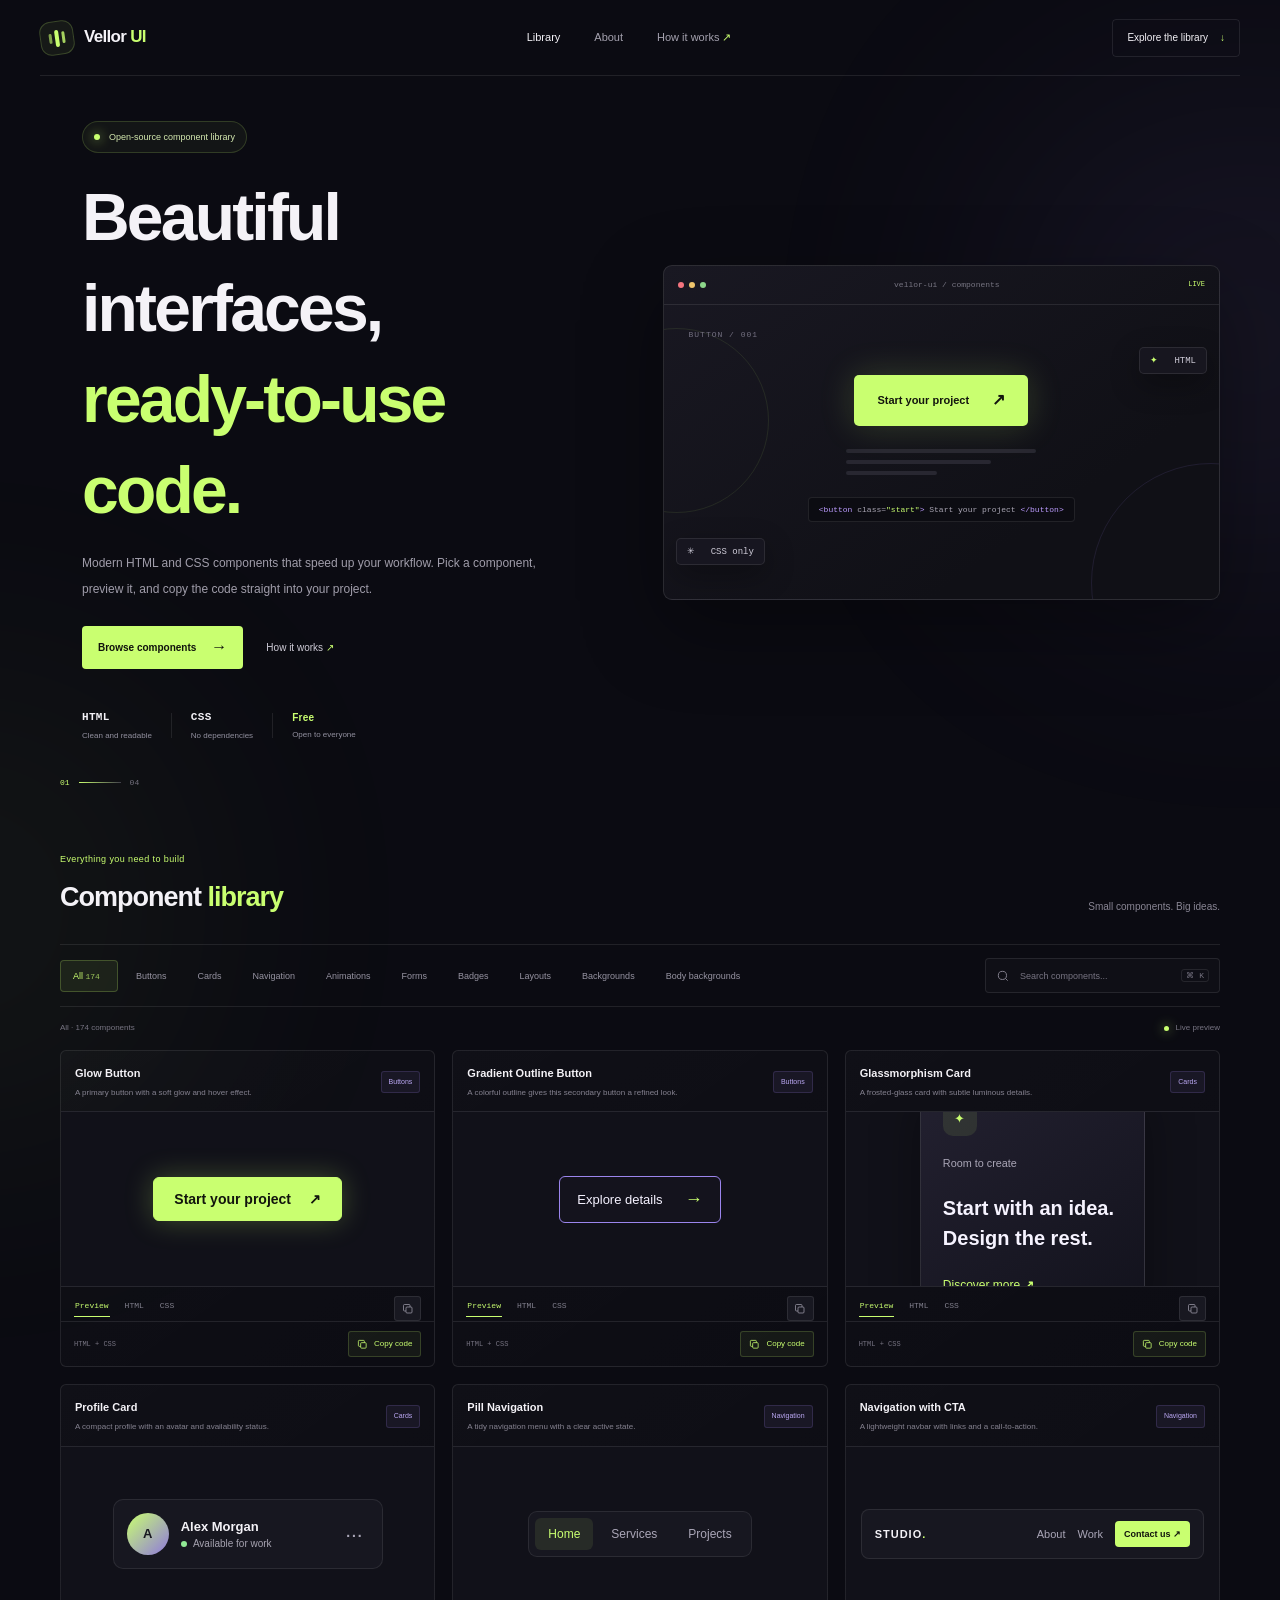
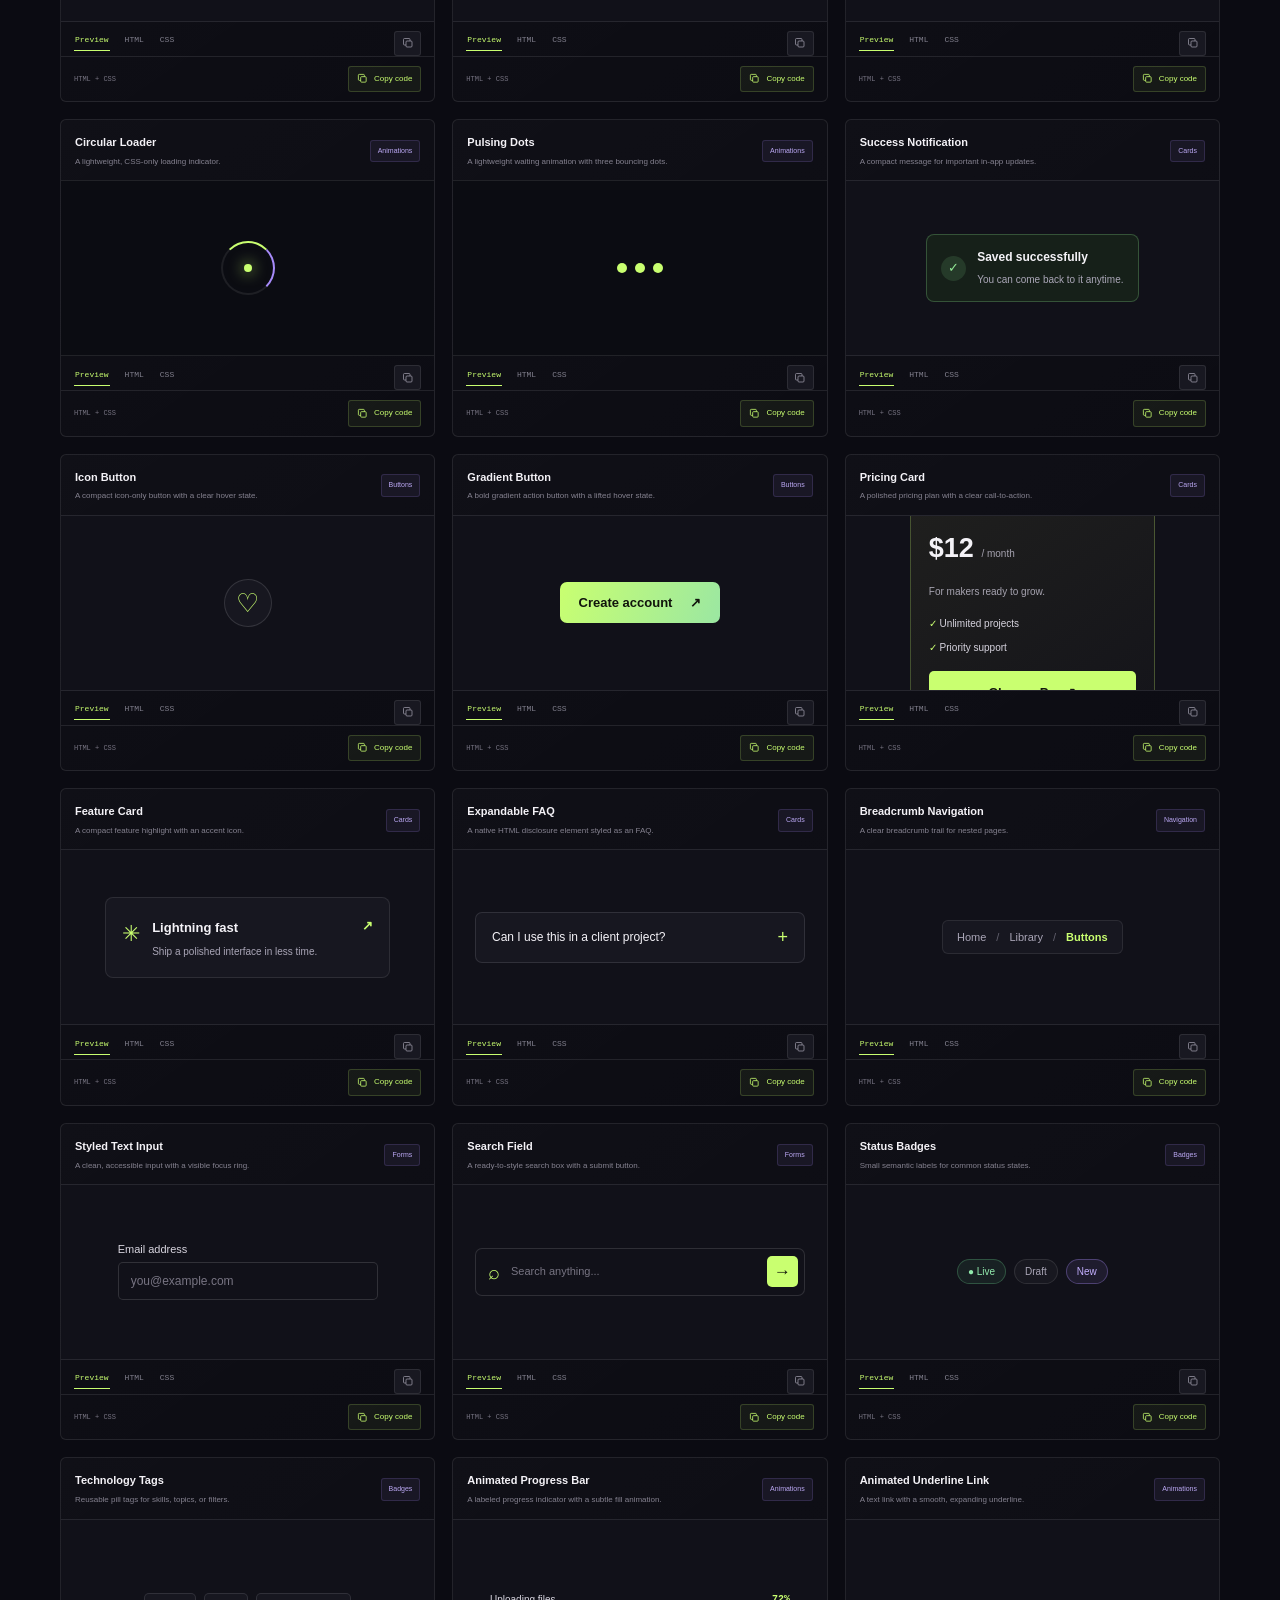
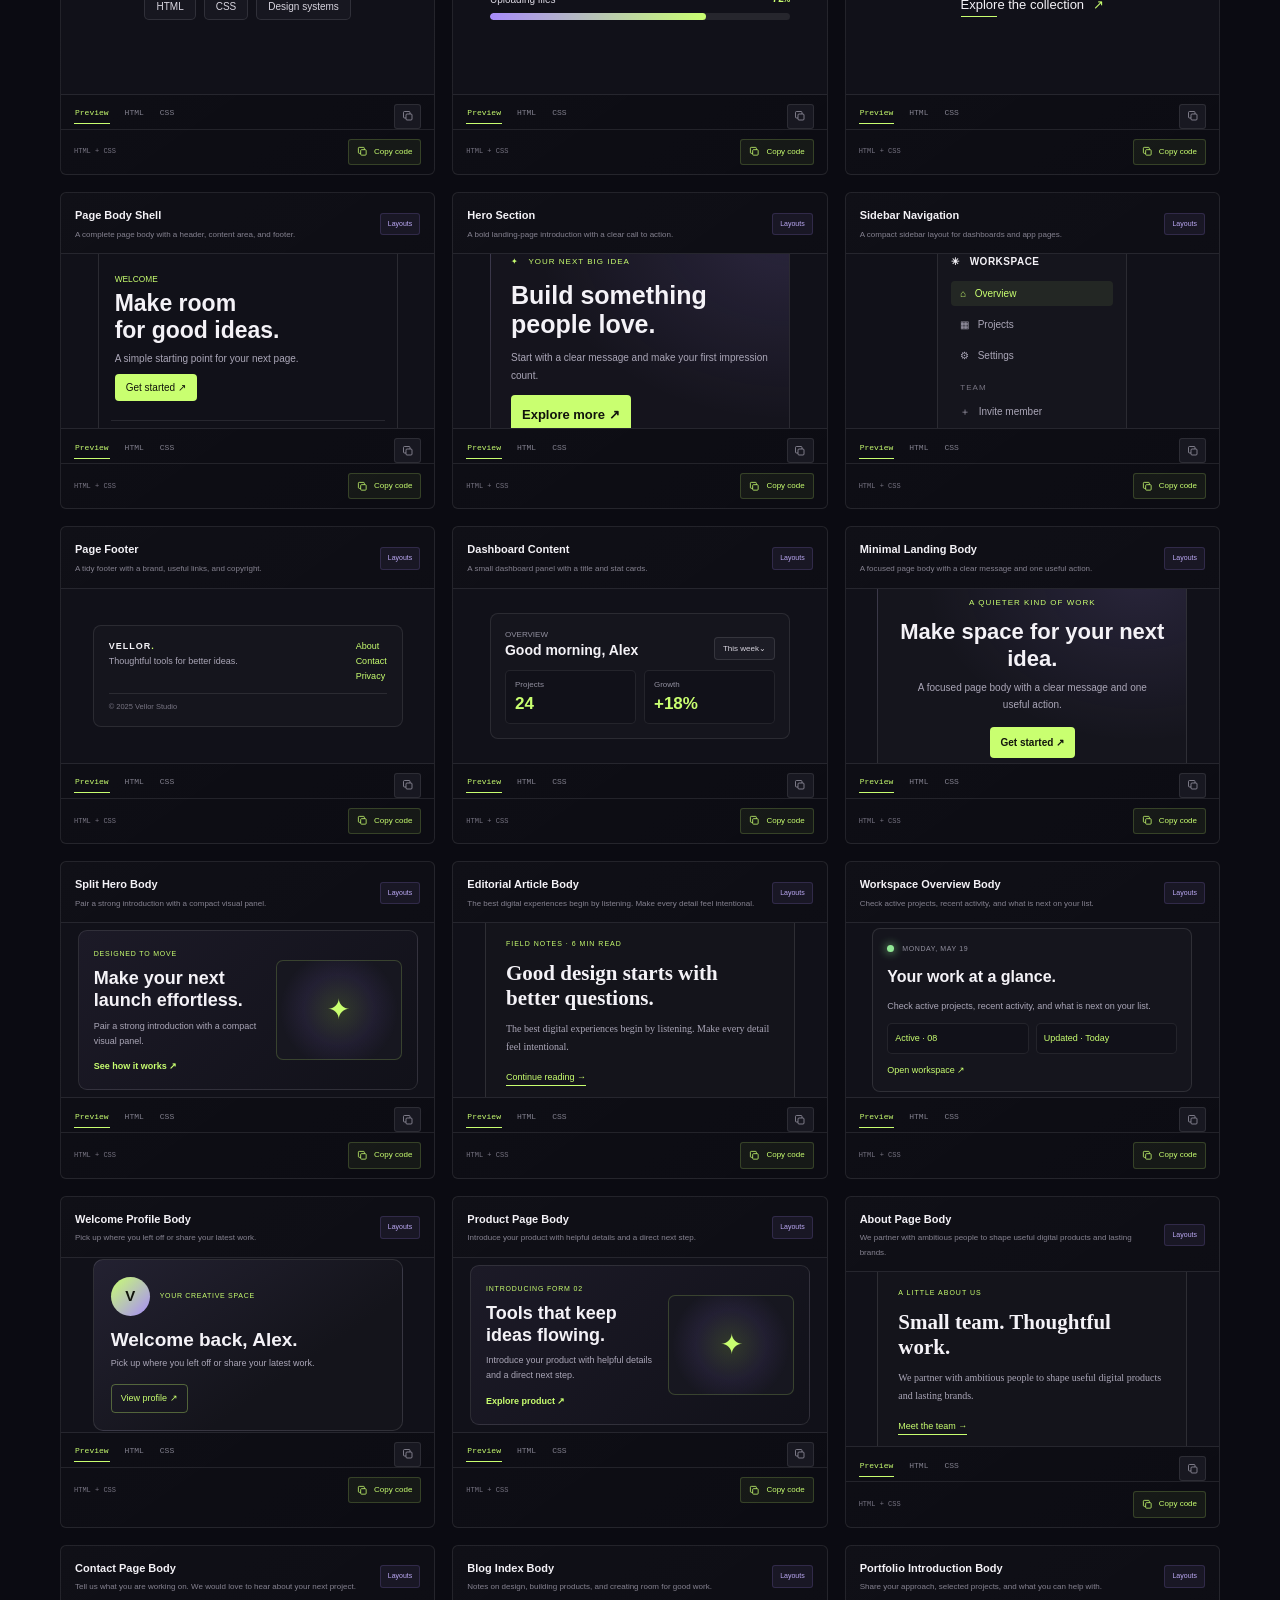
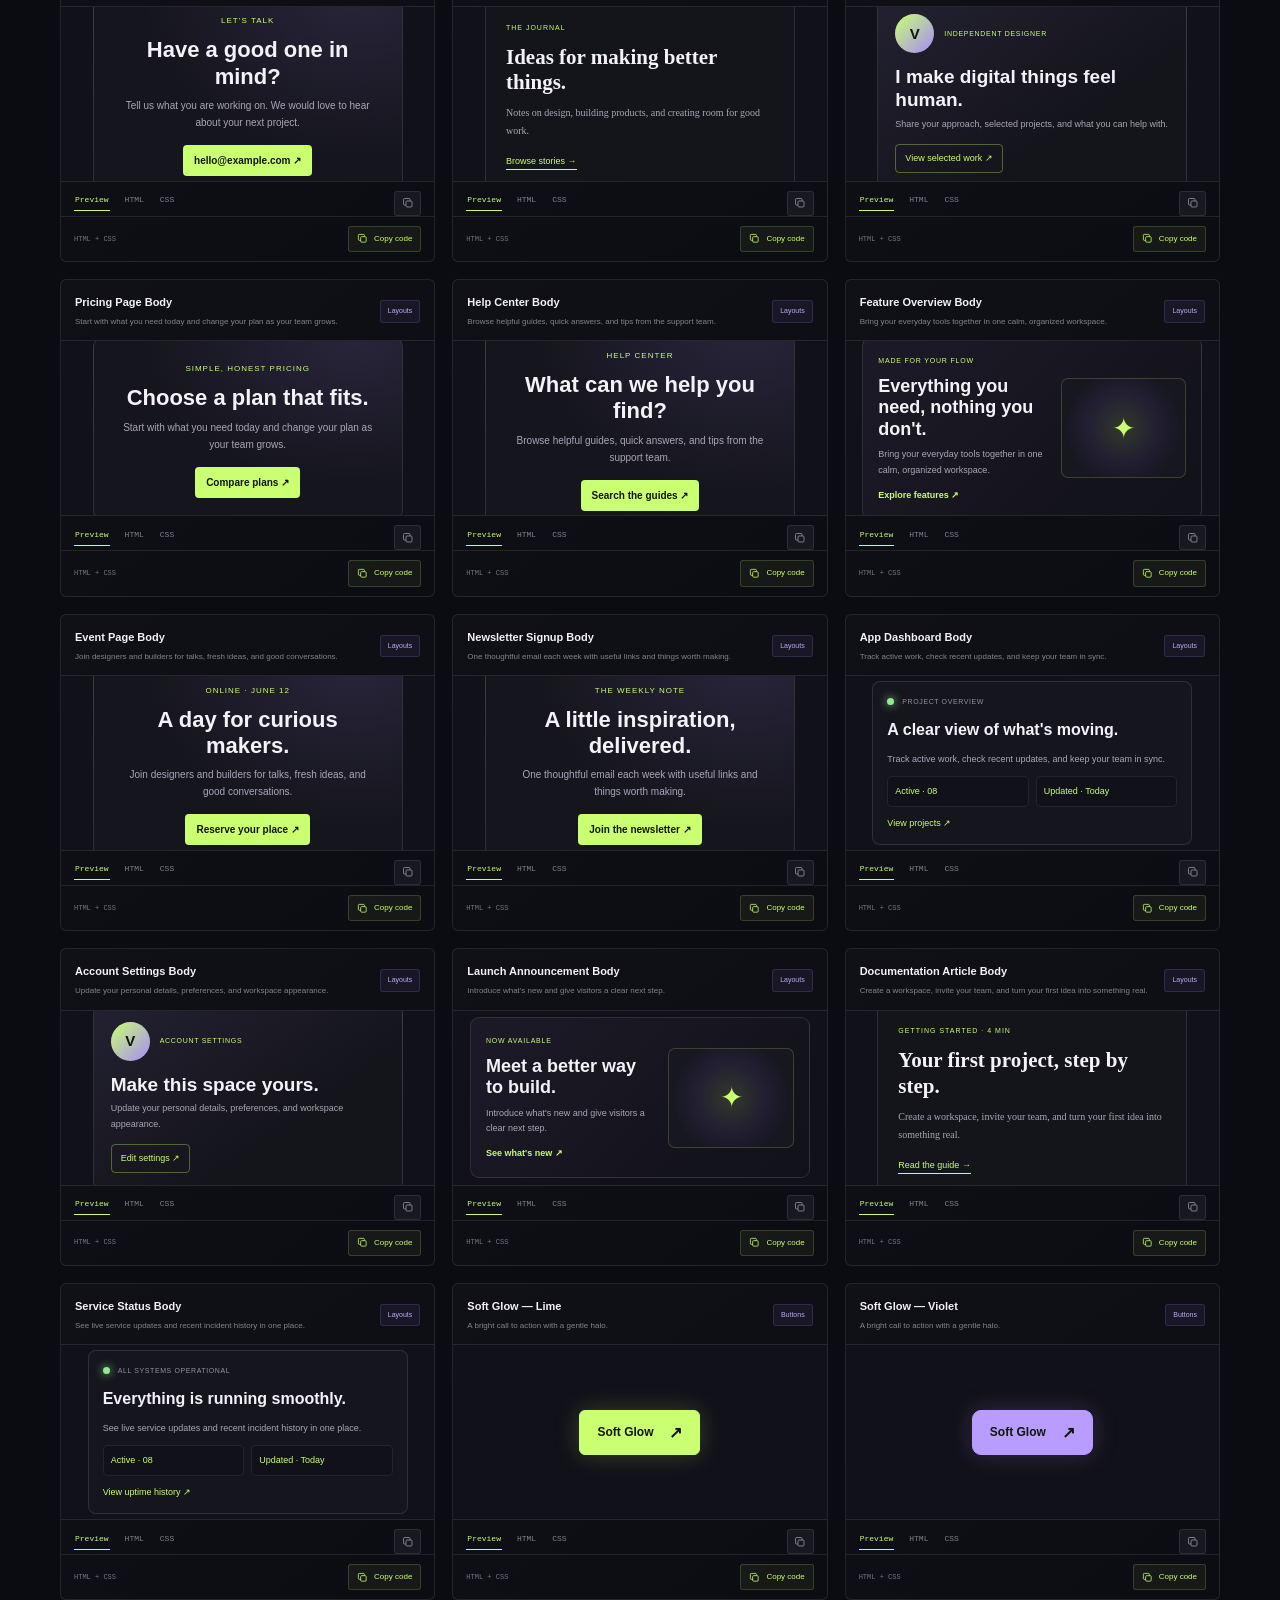
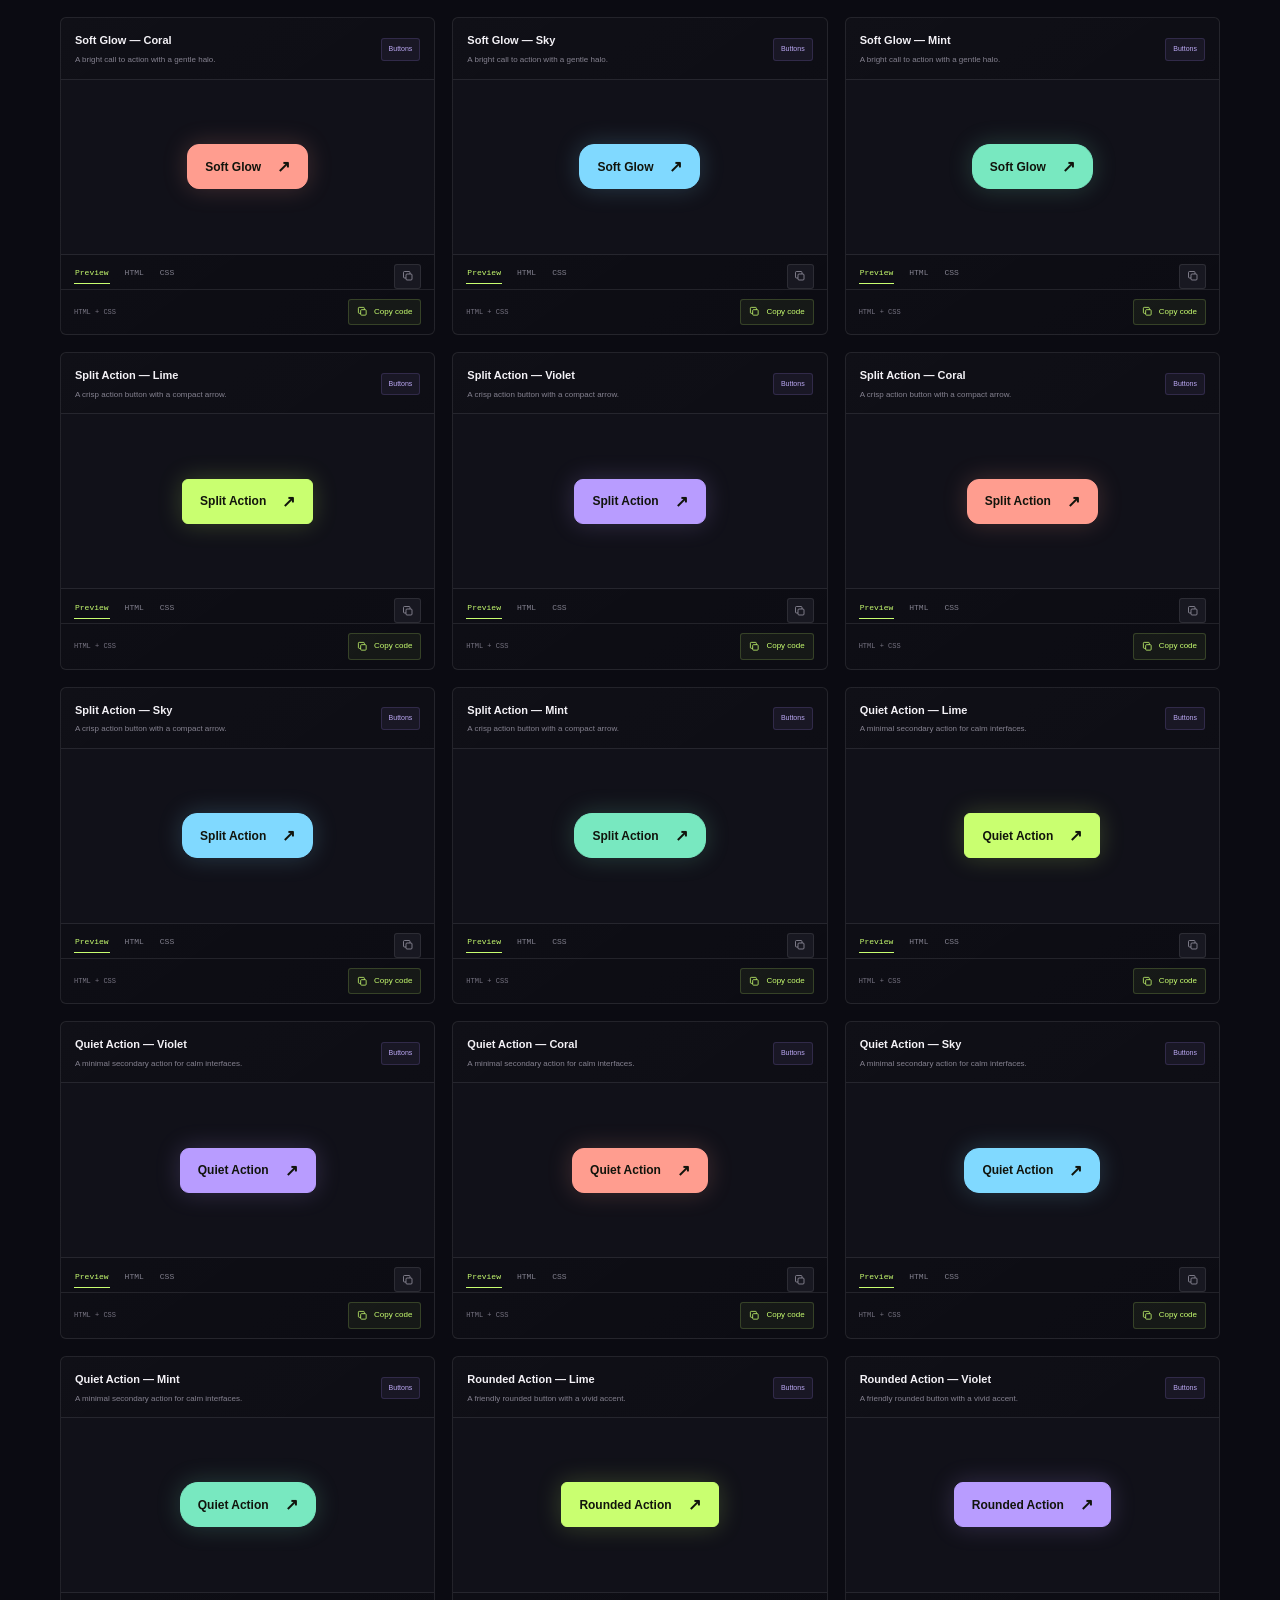
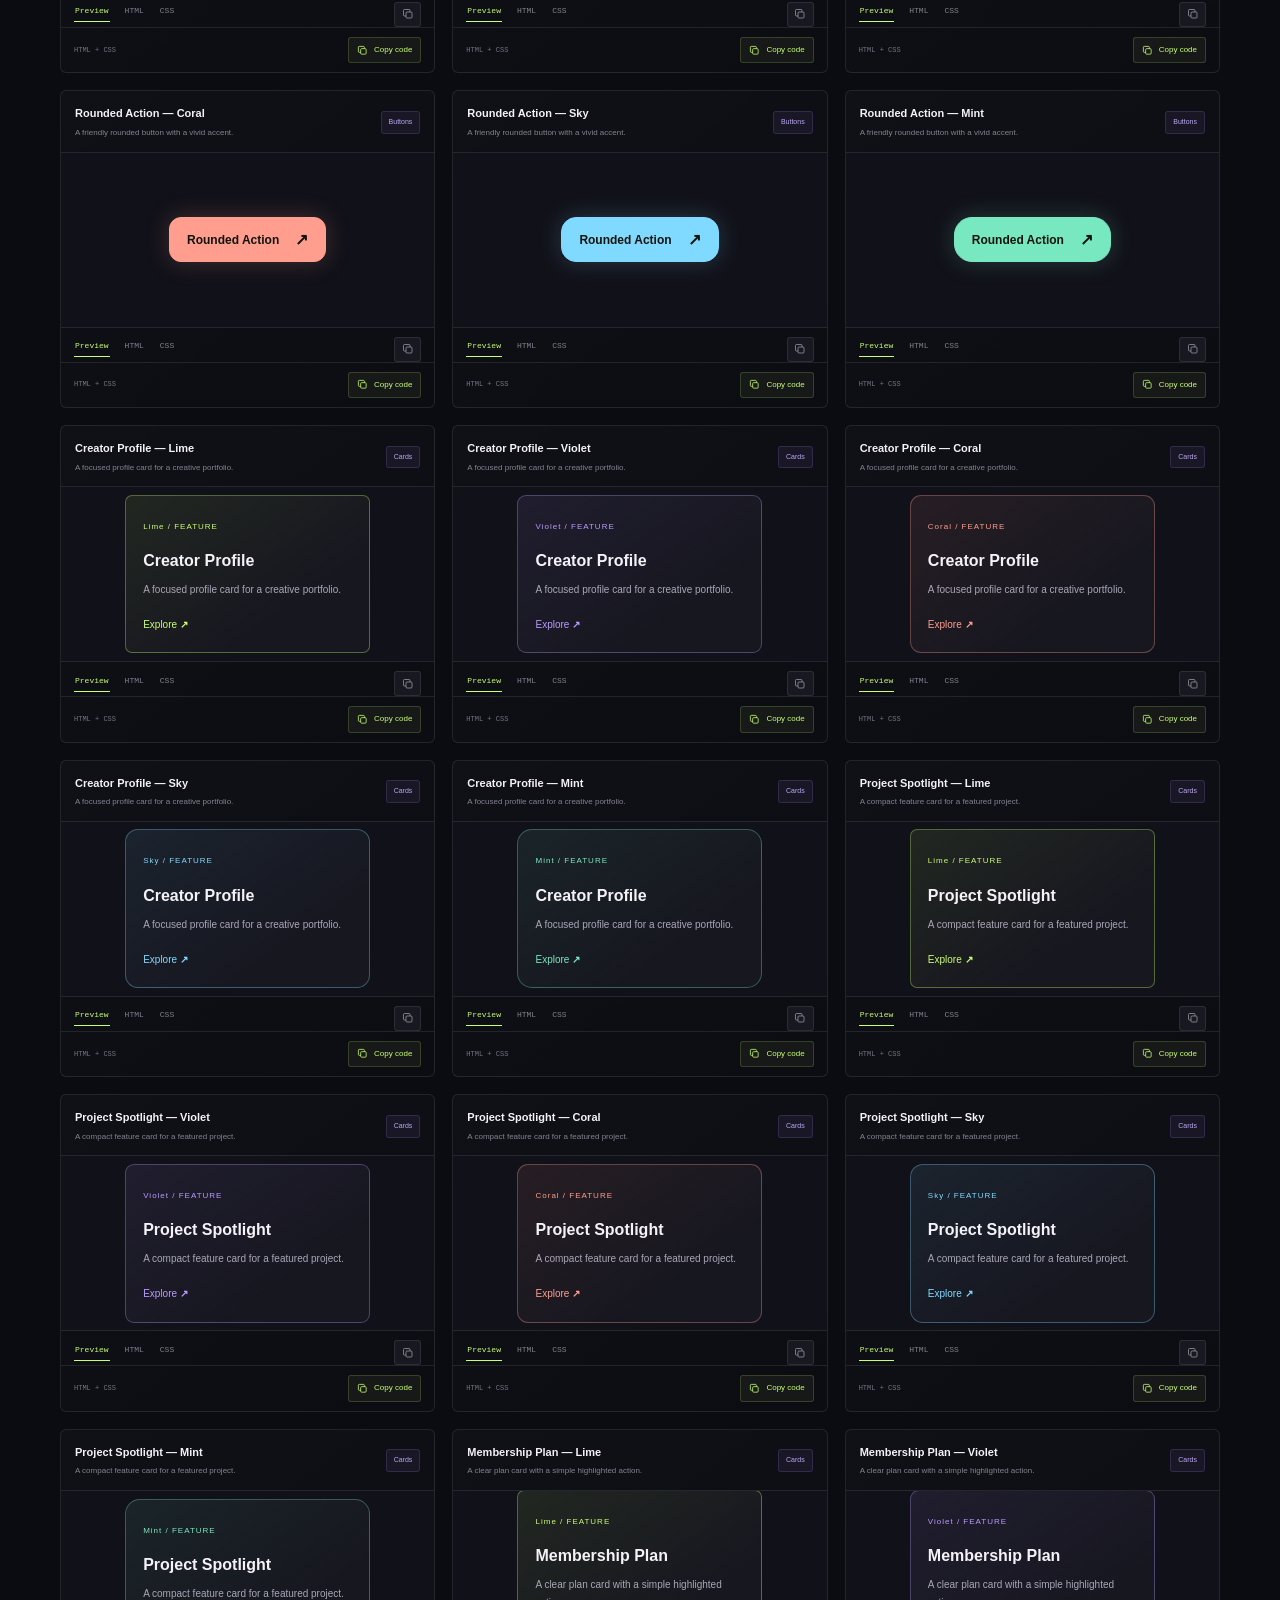
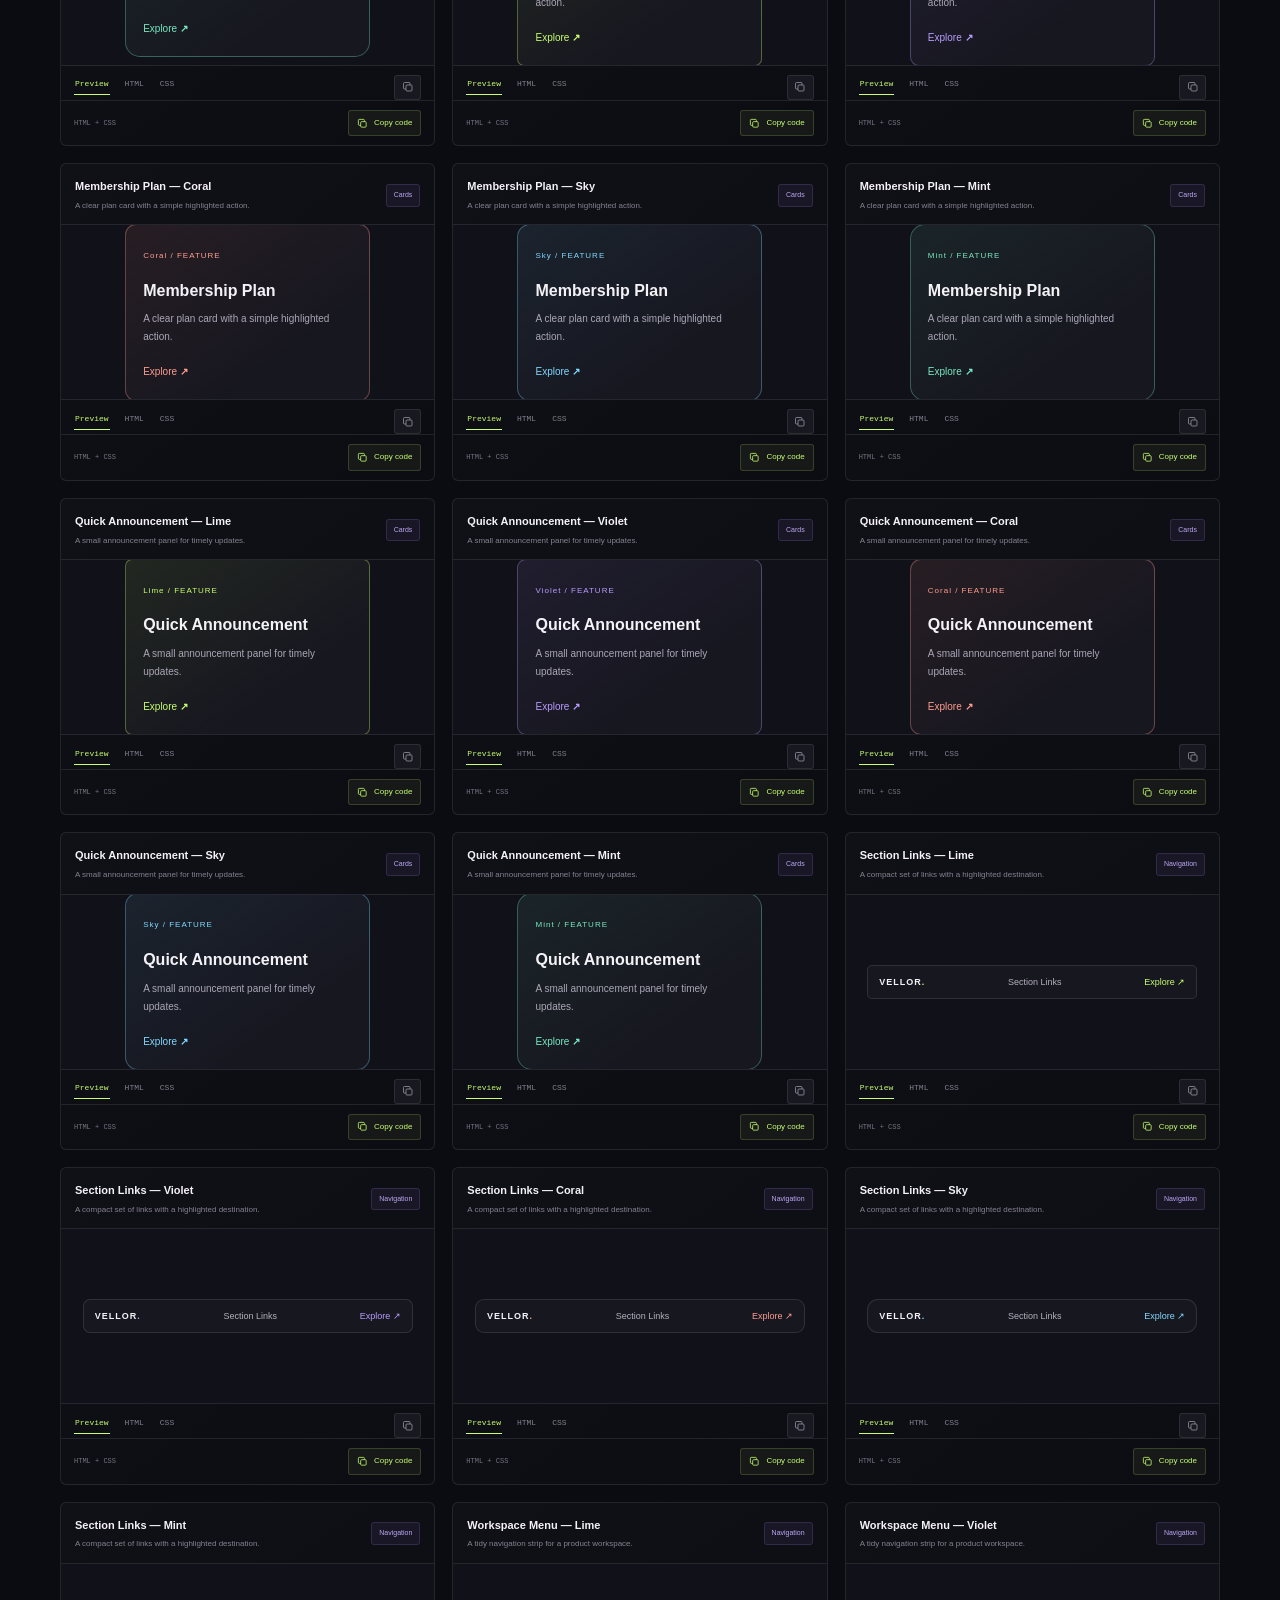
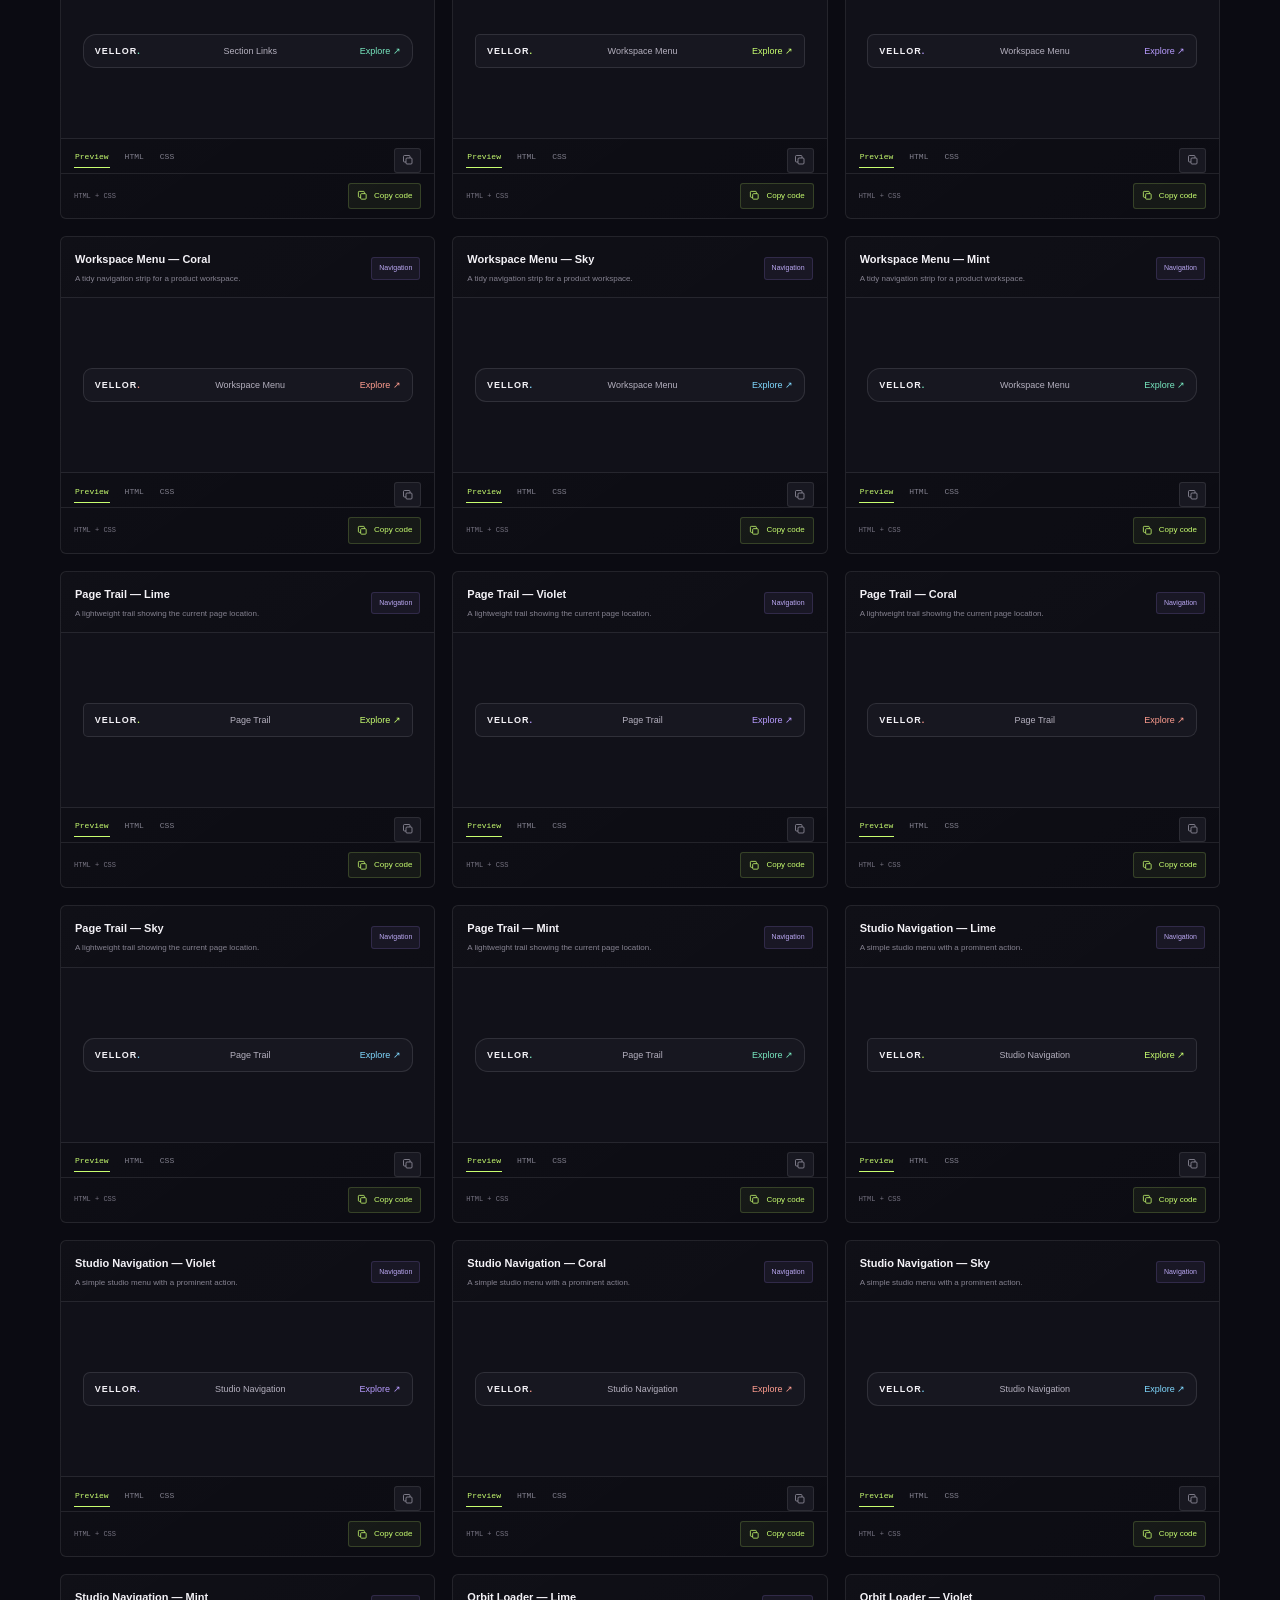
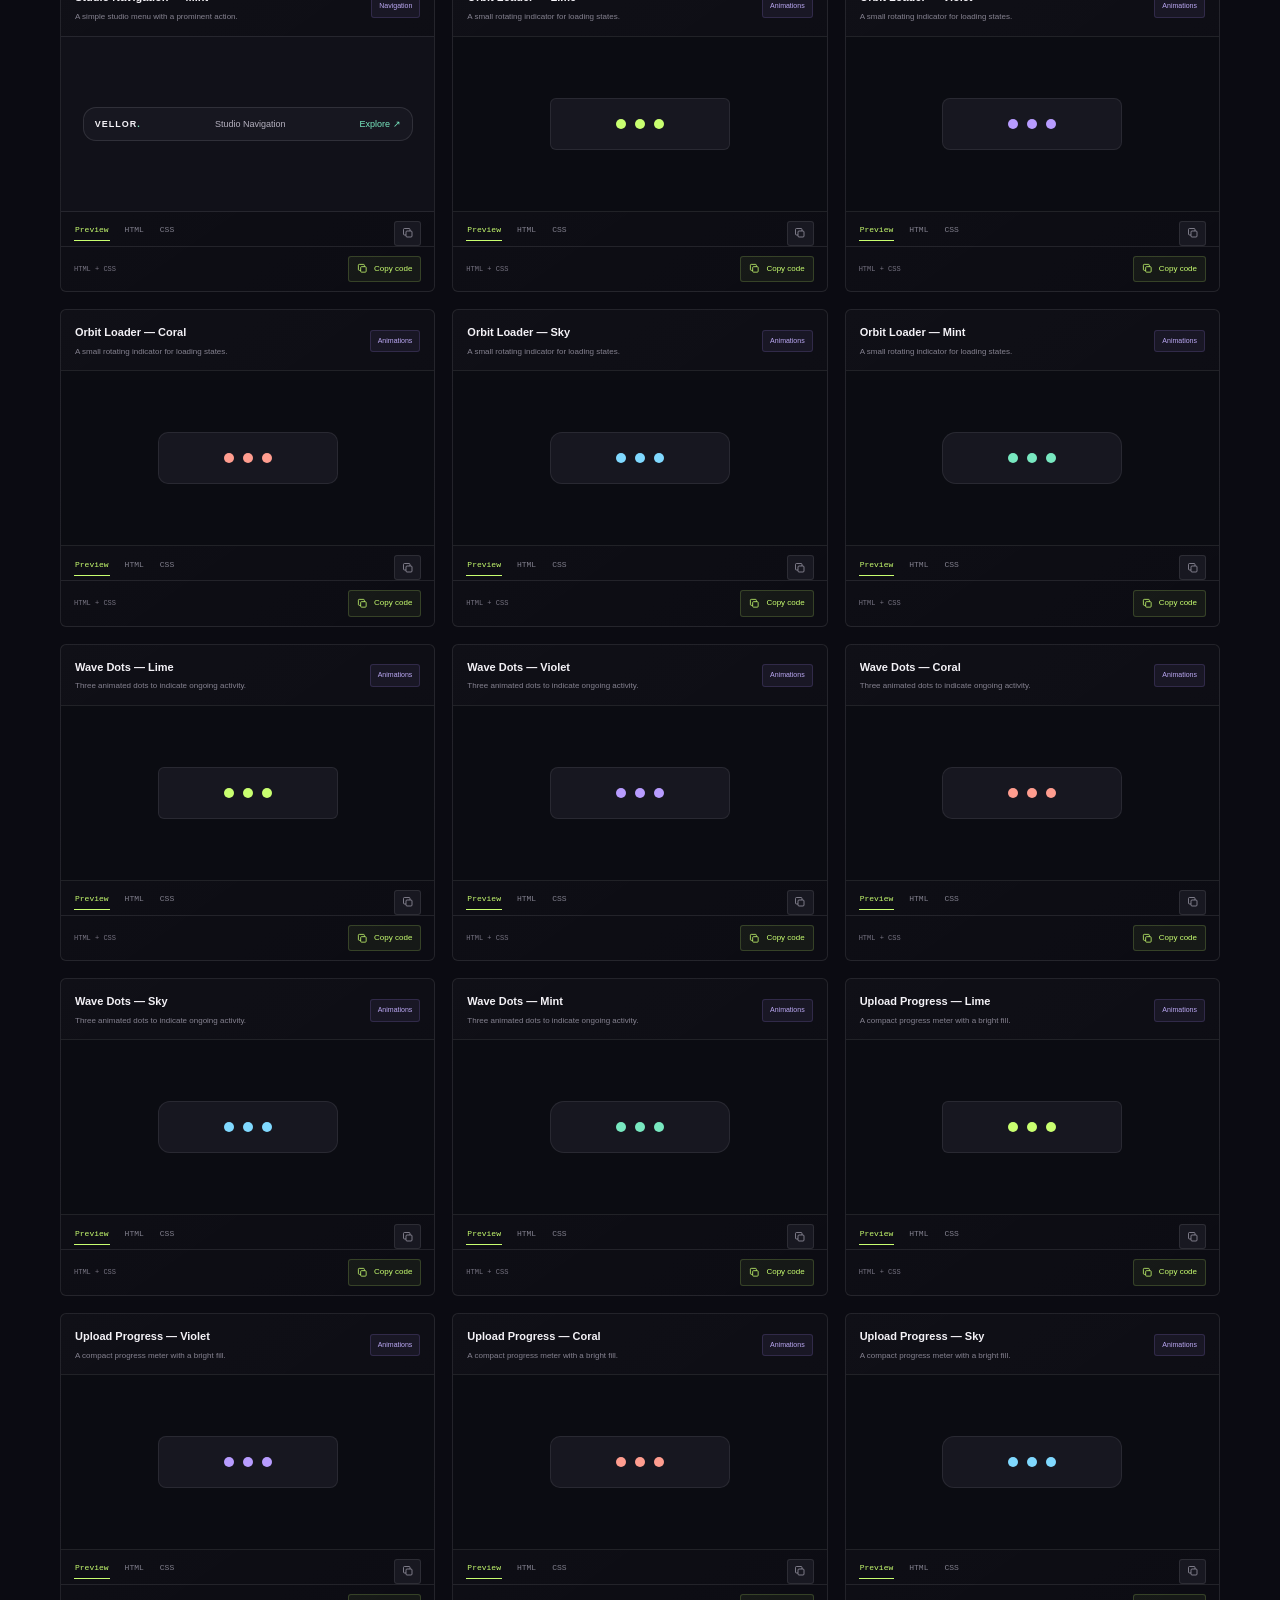
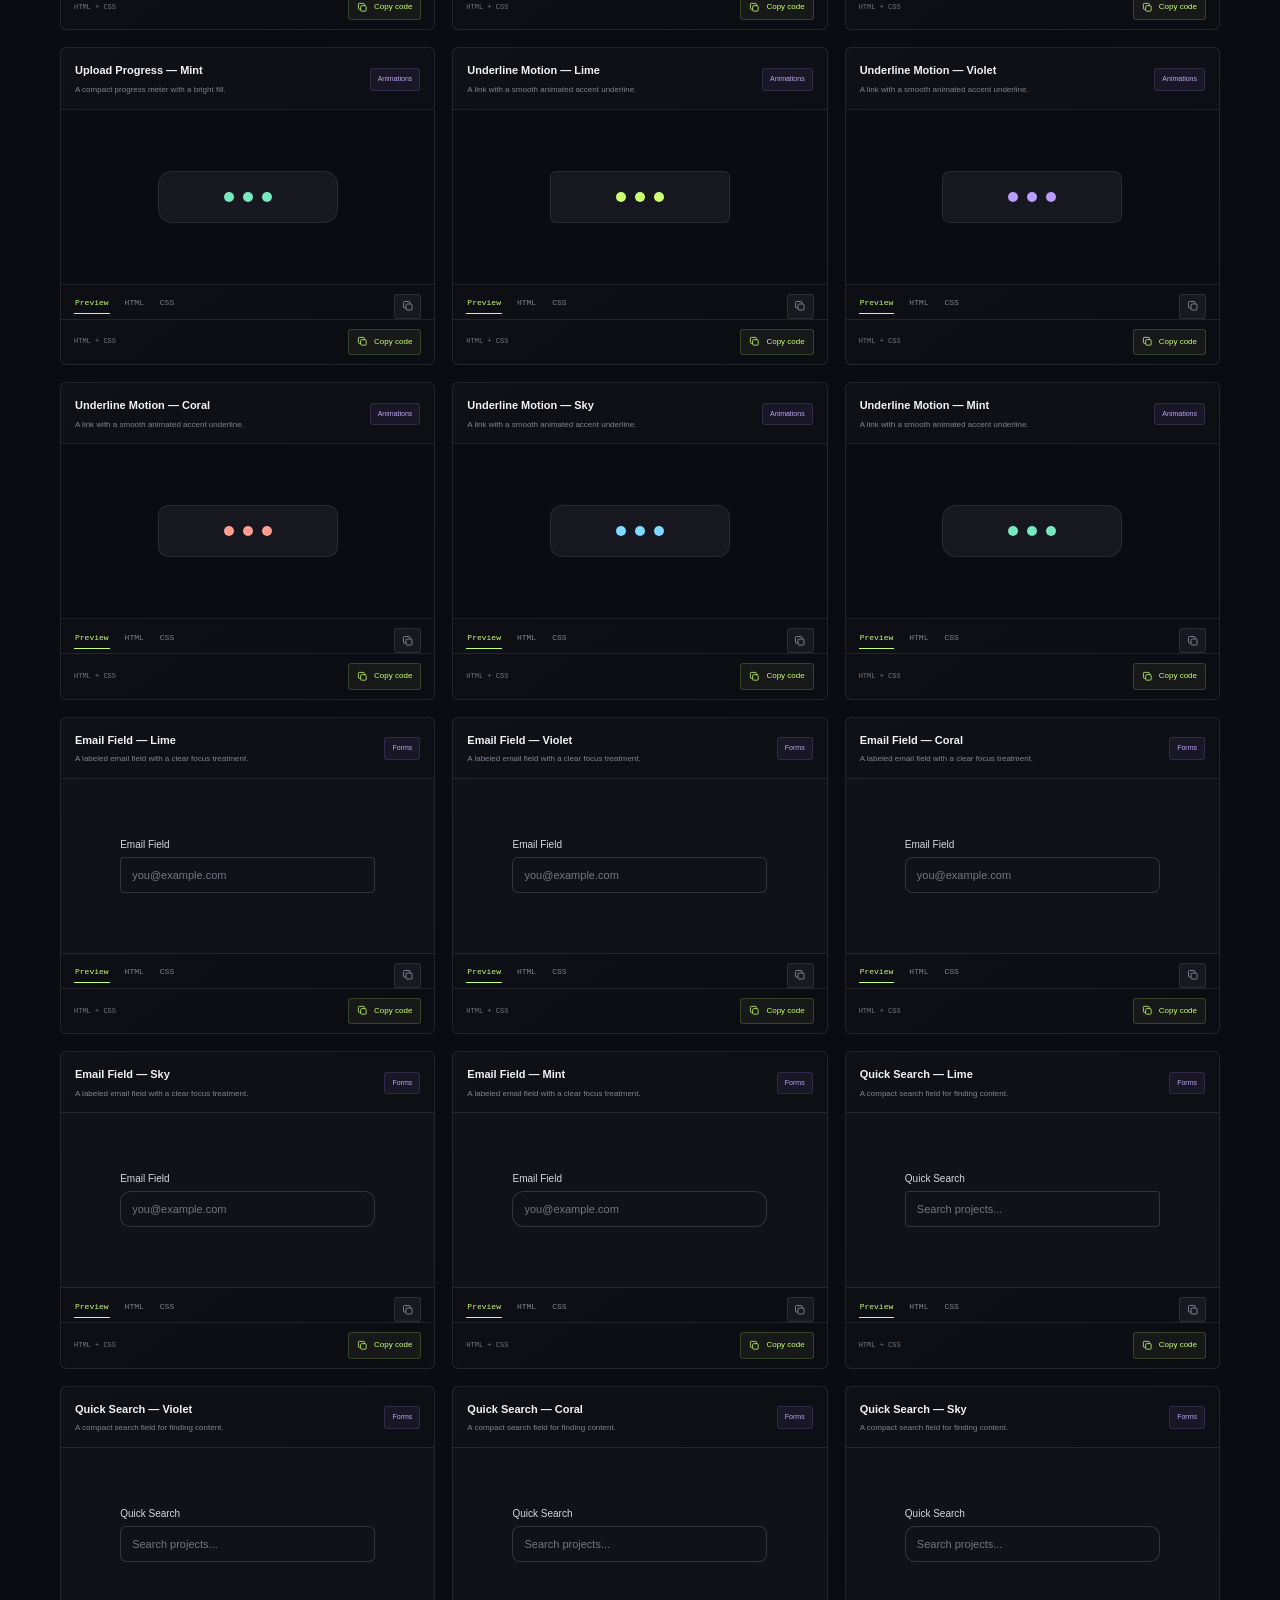
<file: index.html>
<!doctype html>
<html lang="en" dir="ltr">
<head>
  <meta charset="utf-8">
  <meta name="viewport" content="width=device-width, initial-scale=1">
  <meta name="theme-color" content="#0b0b12">
  <meta name="description" content="Vellor UI is an open-source library of free, modern HTML and CSS components. Browse buttons, cards, navbars, and animations, preview them live, and copy the code instantly.">
  <meta property="og:type" content="website">
  <meta property="og:site_name" content="Vellor UI">
  <meta property="og:title" content="Vellor UI — Beautiful interfaces, ready-to-use code">
  <meta property="og:description" content="An open-source library of ready-to-use HTML and CSS components. Preview, copy, and start building.">
  <title>Vellor UI — Beautiful interfaces, ready-to-use code</title>
  <link rel="icon" type="image/gif" href="favicon.gif">
  <link rel="stylesheet" href="styles.css">
</head>
<body>
  <div class="page-glow page-glow-one" aria-hidden="true"></div>
  <div class="page-glow page-glow-two" aria-hidden="true"></div>

  <header class="topbar">
    <a class="brand" href="#home" aria-label="Vellor UI — Home">
      <span class="brand-mark" aria-hidden="true"><span></span><span></span><span></span></span>
      <span class="brand-name">Vellor<span> UI</span></span>
    </a>
    <nav class="topnav" aria-label="Main navigation">
      <a class="topnav-link active" href="#library">Library</a>
      <a class="topnav-link" href="#about">About</a>
      <a class="topnav-link" href="#about">How it works <span aria-hidden="true">↗</span></a>
    </nav>
    <a class="topbar-cta" href="#library">Explore the library <span aria-hidden="true">↓</span></a>
  </header>

  <main id="home">
    <section class="hero">
      <div class="hero-copy">
        <div class="hero-badge"><span class="status-dot"></span> Open-source component library</div>
        <h1>Beautiful interfaces,<br><span>ready-to-use code.</span></h1>
        <p>Modern HTML and CSS components that speed up your workflow. Pick a component, preview it, and copy the code straight into your project.</p>
        <div class="hero-actions">
          <a class="button button-primary" href="#library">Browse components <span aria-hidden="true">→</span></a>
          <a class="hero-secondary" href="#about">How it works <span aria-hidden="true">↗</span></a>
        </div>
        <div class="hero-stats" aria-label="Library features">
          <div><strong>HTML</strong><span>Clean and readable</span></div>
          <i></i>
          <div><strong>CSS</strong><span>No dependencies</span></div>
          <i></i>
          <div><strong>Free</strong><span>Open to everyone</span></div>
        </div>
      </div>
      <div class="hero-showcase" aria-label="Live component preview">
        <div class="showcase-top"><span><i></i><i></i><i></i></span><span>vellor-ui / components</span><span class="showcase-live">LIVE</span></div>
        <div class="showcase-content">
          <div class="showcase-label">BUTTON / 001</div>
          <button class="demo-glow-button" type="button">Start your project <span aria-hidden="true">↗</span></button>
          <div class="showcase-skeleton"><span></span><span></span><span></span></div>
          <div class="showcase-code"><span>&lt;button</span> class=<b>"start"</b><span>&gt;</span> Start your project <span>&lt;/button&gt;</span></div>
        </div>
        <div class="showcase-orbit orbit-one"></div><div class="showcase-orbit orbit-two"></div>
        <span class="float-chip chip-html">✦ &nbsp; HTML</span><span class="float-chip chip-css">✳ &nbsp; CSS only</span>
      </div>
      <div class="hero-index"><span>01</span><i></i><span>04</span></div>
    </section>

    <section class="library section-shell" id="library">
      <div class="section-heading">
        <div><span class="eyebrow-text">Everything you need to build</span><h2>Component <span>library</span></h2></div>
        <p>Small components. Big ideas.</p>
      </div>
      <div class="library-toolbar">
        <div class="filter-list" id="filterList" role="group" aria-label="Filter components">
          <button class="filter-chip active" type="button" data-category="all" aria-pressed="true">All <span id="totalCount"></span></button>
          <button class="filter-chip" type="button" data-category="buttons" aria-pressed="false">Buttons</button>
          <button class="filter-chip" type="button" data-category="cards" aria-pressed="false">Cards</button>
          <button class="filter-chip" type="button" data-category="navbars" aria-pressed="false">Navigation</button>
          <button class="filter-chip" type="button" data-category="animations" aria-pressed="false">Animations</button>
          <button class="filter-chip" type="button" data-category="forms" aria-pressed="false">Forms</button>
          <button class="filter-chip" type="button" data-category="badges" aria-pressed="false">Badges</button>
          <button class="filter-chip" type="button" data-category="layouts" aria-pressed="false">Layouts</button>
          <button class="filter-chip" type="button" data-category="backgrounds" aria-pressed="false">Backgrounds</button>
          <button class="filter-chip" type="button" data-category="body" aria-pressed="false">Body backgrounds</button>
        </div>
        <label class="search-field">
          <svg viewBox="0 0 24 24" aria-hidden="true"><circle cx="11" cy="11" r="7"></circle><path d="m20 20-4-4"></path></svg>
          <input id="searchInput" type="search" placeholder="Search components..." aria-label="Search the library">
          <kbd>⌘ K</kbd>
        </label>
      </div>
      <div class="library-meta"><span id="resultSummary">All components</span><span><span class="live-dot"></span> Live preview</span></div>
      <div class="component-grid" id="componentGrid" aria-live="polite"></div>
      <div class="empty-state" id="emptyState" hidden><span>⌕</span><strong>No components found</strong><p>Try another search or choose a different category.</p></div>
    </section>

    <section class="how-it-works section-shell" id="about">
      <div class="how-intro"><span class="eyebrow-text">From idea to implementation</span><h2>Three steps.<br><span>Then you're building.</span></h2><p>No libraries to install and no complicated setup. Every component is ready so you can focus on your idea.</p></div>
      <div class="steps">
        <article class="step"><span class="step-number">01</span><div class="step-icon">⌕</div><h3>Choose a component</h3><p>Browse the library and find the right piece for your project.</p></article>
        <article class="step"><span class="step-number">02</span><div class="step-icon">◉</div><h3>Preview and inspect</h3><p>See the live preview and explore its HTML and CSS.</p></article>
        <article class="step"><span class="step-number">03</span><div class="step-icon">⧉</div><h3>Copy and use</h3><p>Copy the code and drop it straight into your project.</p></article>
      </div>
    </section>
  </main>

  <footer class="footer">
    <a class="brand" href="#home" aria-label="Vellor UI — Back to top"><span class="brand-mark" aria-hidden="true"><span></span><span></span><span></span></span><span class="brand-name">Vellor<span> UI</span></span></a>
    <p>Made for developers. Open to everyone. <span>✦</span> <a class="license-link" href="LICENSE">MIT License</a></p>
    <span class="footer-note">HTML + CSS · No dependencies</span>
  </footer>
 


  <div class="toast" id="toast" role="status" aria-live="polite"></div>
  <script src="app.js"></script>
</body>
</html>
</file>
<file: styles.css>
:root{color-scheme:dark;--bg:#0b0b12;--surface:#111119;--surface-2:#171720;--line:rgba(255,255,255,.09);--text:#f4f2f7;--muted:#92909f;--accent:#c9ff70;--violet:#a78bfa;--font:"Segoe UI",Tahoma,sans-serif;--mono:Consolas,"Courier New",monospace}
html{overflow-x:clip}
*{box-sizing:border-box}
html{scroll-behavior:smooth;scroll-padding-top:90px}
body{margin:0;background:var(--bg);color:var(--text);font-family:var(--font);font-size:13px;line-height:1.8;overflow-x:hidden}
button,input{font:inherit}
a{color:inherit;text-decoration:none}
button{color:inherit}
.page-glow{position:fixed;z-index:-1;width:420px;height:420px;border-radius:50%;filter:blur(140px);opacity:.12;pointer-events:none}
.page-glow-one{top:130px;right:-180px;background:#a78bfa}
.page-glow-two{bottom:-220px;left:-250px;background:#c9ff70;opacity:.07}
.topbar{width:min(1260px,calc(100% - 80px));height:76px;margin:auto;display:flex;align-items:center;justify-content:space-between;border-bottom:1px solid var(--line)}
.brand{display:inline-flex;align-items:center;gap:10px;direction:ltr}
.brand-mark{width:34px;height:34px;display:flex;align-items:center;justify-content:center;gap:3px;padding:8px;border:1px solid rgba(201,255,112,.2);border-radius:11px;background:rgba(201,255,112,.06);transform:rotate(-8deg)}
.brand-mark span{width:4px;border-radius:4px;background:var(--accent)}
.brand-mark span:nth-child(1){height:10px;opacity:.6}.brand-mark span:nth-child(2){height:17px}.brand-mark span:nth-child(3){height:12px;opacity:.8}
.brand-name{font-size:17px;font-weight:700;letter-spacing:-.7px}.brand-name>span{color:var(--accent)}
.topnav{display:flex;align-items:center;gap:34px;color:#a5a2af;font-size:11px}
.topnav-link{transition:color .2s}.topnav-link:hover,.topnav-link.active{color:var(--text)}.topnav-link span{color:var(--accent)}
.topbar-cta{display:inline-flex;align-items:center;gap:12px;padding:9px 14px;border:1px solid var(--line);border-radius:4px;font-size:10px;transition:border-color .2s,color .2s}
.topbar-cta:hover{border-color:var(--accent);color:var(--accent)}.topbar-cta span{color:var(--accent)}
.hero{width:min(1160px,calc(100% - 80px));min-height:535px;margin:auto;display:grid;grid-template-columns:1fr 1fr;align-items:center;gap:45px;position:relative;padding:45px 0 68px}
.hero-copy{padding-right:22px;position:relative;z-index:1}
.hero-badge{display:inline-flex;align-items:center;gap:9px;padding:7px 11px;border:1px solid rgba(201,255,112,.17);border-radius:30px;background:rgba(201,255,112,.045);color:#d5e9b0;font-size:9px}
.status-dot,.live-dot{width:6px;height:6px;border-radius:50%;background:var(--accent);box-shadow:0 0 12px rgba(201,255,112,.8)}
.hero h1{margin:19px 0 13px;font-size:clamp(43px,5.2vw,66px);line-height:1.38;letter-spacing:-2.8px;font-weight:700}
.hero h1 span,.section-heading h2 span,.how-intro h2 span{color:var(--accent)}
.hero-copy>p{max-width:455px;margin:0;color:#a09daa;font-size:12px;line-height:2.2}
.hero-actions{display:flex;align-items:center;gap:23px;margin-top:24px}
.button{min-height:43px;display:inline-flex;align-items:center;justify-content:center;gap:15px;padding:0 16px;border-radius:4px;font-size:10px;font-weight:600;transition:transform .2s,background .2s}
.button:hover{transform:translateY(-2px)}.button-primary{background:var(--accent);color:#10120c}.button-primary span{font-size:16px}
.hero-secondary{font-size:10px;color:#cfccd7}.hero-secondary span{margin-right:6px;color:var(--accent)}
.hero-stats{display:flex;align-items:center;gap:19px;margin-top:39px}.hero-stats div{display:flex;flex-direction:column;gap:1px}.hero-stats strong{font-family:var(--mono);font-size:11px;letter-spacing:.3px}.hero-stats div:last-child strong{font-family:var(--font);color:var(--accent);font-size:10px}.hero-stats span{font-size:8px;color:var(--muted)}.hero-stats i{height:25px;width:1px;background:var(--line)}
.hero-showcase{height:335px;position:relative;overflow:hidden;border:1px solid rgba(255,255,255,.11);border-radius:9px;background:linear-gradient(145deg,#191822,#101016 72%);box-shadow:0 28px 80px rgba(0,0,0,.35)}
.showcase-top{height:39px;display:flex;align-items:center;justify-content:space-between;padding:0 14px;border-bottom:1px solid var(--line);color:#777582;font-family:var(--mono);font-size:8px;direction:ltr}
.showcase-top>span:first-child{display:flex;gap:5px}.showcase-top>span:first-child i{width:6px;height:6px;border-radius:50%;background:#f4747e}.showcase-top>span:first-child i:nth-child(2){background:#efc56c}.showcase-top>span:first-child i:nth-child(3){background:#8dd78b}
.showcase-live{color:var(--accent);font-size:7px}
.showcase-content{height:calc(100% - 39px);position:relative;z-index:1;display:flex;flex-direction:column;align-items:center;justify-content:center}
.showcase-label{position:absolute;top:25px;right:25px;color:#737080;font:8px var(--mono);letter-spacing:1px;direction:ltr}
.demo-glow-button{min-height:51px;display:flex;align-items:center;gap:23px;padding:0 22px;border:1px solid rgba(201,255,112,.75);border-radius:5px;background:var(--accent);color:#13150e;font-size:11px;font-weight:700;box-shadow:0 0 35px rgba(201,255,112,.18);transform:translateY(-6px)}
.demo-glow-button span{font-size:16px}
.showcase-skeleton{width:190px;display:grid;gap:7px;margin-top:17px;direction:ltr}.showcase-skeleton span{height:4px;border-radius:4px;background:#282731}.showcase-skeleton span:nth-child(1){width:100%}.showcase-skeleton span:nth-child(2){width:76%}.showcase-skeleton span:nth-child(3){width:48%}
.showcase-code{margin-top:22px;padding:7px 10px;border:1px solid var(--line);border-radius:4px;background:#0c0c12;color:#aaa6b4;font:8px var(--mono);direction:ltr}.showcase-code span{color:#bc9cff}.showcase-code b{color:#c9ff70;font-weight:400}
.showcase-orbit{position:absolute;width:185px;height:185px;border:1px solid rgba(201,255,112,.09);border-radius:50%;pointer-events:none}.orbit-one{top:62px;left:-80px}.orbit-two{right:-112px;bottom:-104px;width:240px;height:240px;border-color:rgba(167,139,250,.11)}
.float-chip{position:absolute;z-index:2;padding:7px 10px;border:1px solid var(--line);border-radius:5px;background:rgba(24,23,33,.92);color:#cfccd8;font:9px var(--mono);box-shadow:0 10px 30px #0005;direction:ltr}.chip-html{top:81px;left:12px}.chip-css{bottom:34px;right:12px}.chip-html:first-letter{color:var(--accent)}
.hero-index{position:absolute;bottom:24px;right:0;display:flex;align-items:center;gap:9px;color:#74717f;font:8px var(--mono);direction:ltr}.hero-index span:first-child{color:var(--accent)}.hero-index i{width:42px;height:1px;background:linear-gradient(90deg,var(--accent),#41404b)}
.section-shell{width:min(1160px,calc(100% - 80px));margin-inline:auto}
.library{padding:35px 0 95px}
.section-heading{display:flex;justify-content:space-between;align-items:end;margin-bottom:23px}
.eyebrow-text{font-size:9px;color:var(--accent);letter-spacing:.4px}
.section-heading h2{margin:3px 0 0;font-size:27px;letter-spacing:-1px}.section-heading>p{margin:0 0 5px;color:#898694;font-size:10px}
.library-toolbar{display:flex;align-items:center;justify-content:space-between;gap:18px;padding:13px 0;border-top:1px solid var(--line);border-bottom:1px solid var(--line)}
.filter-list{display:flex;gap:5px;align-items:center;flex-wrap:wrap}
.filter-chip{min-height:32px;padding:0 12px;border:1px solid transparent;border-radius:4px;background:transparent;color:#9693a1;font-size:9px;cursor:pointer;transition:all .2s}
.filter-chip:hover{color:var(--text)}.filter-chip.active{border-color:rgba(201,255,112,.22);background:rgba(201,255,112,.075);color:var(--accent)}
#totalCount{margin-right:5px;font:8px var(--mono);opacity:.75}
.search-field{width:235px;height:35px;display:flex;align-items:center;gap:8px;padding:0 10px;border:1px solid var(--line);border-radius:4px;background:rgba(255,255,255,.02);transition:border-color .2s}
.search-field:focus-within{border-color:rgba(201,255,112,.4)}
.search-field svg{width:14px;height:14px;flex:none;fill:none;stroke:#83808d;stroke-width:1.7}
.search-field input{width:100%;min-width:0;border:0;outline:0;background:transparent;color:var(--text);font-size:9px}.search-field input::placeholder{color:#777482}
.search-field kbd{flex:none;padding:1px 4px;border:1px solid var(--line);border-radius:3px;color:#767381;font:8px var(--mono);direction:ltr}
.library-meta{display:flex;justify-content:space-between;align-items:center;margin:14px 0;color:#777482;font-size:8px}.library-meta>span:last-child{display:flex;align-items:center;gap:7px}.live-dot{width:5px;height:5px}
.component-grid{display:grid;grid-template-columns:repeat(3,minmax(0,1fr));gap:17px}
.component-card{min-width:0;overflow:hidden;border:1px solid var(--line);border-radius:6px;background:linear-gradient(145deg,rgba(255,255,255,.025),rgba(255,255,255,.008));transition:border-color .2s,transform .2s}
.component-card:hover{transform:translateY(-3px);border-color:rgba(201,255,112,.23)}
.component-head{display:flex;align-items:center;justify-content:space-between;gap:10px;padding:13px 14px 11px}
.component-title{min-width:0}.component-title h3{overflow:hidden;margin:0;font-size:11px;font-weight:600;text-overflow:ellipsis;white-space:nowrap}.component-title p{margin:2px 0 0;color:#858290;font-size:8px}
.component-category{flex:none;padding:4px 7px;border:1px solid rgba(167,139,250,.17);border-radius:3px;background:rgba(167,139,250,.07);color:#bca9f4;font-size:7px}
.component-preview{height:176px;display:flex;align-items:center;justify-content:center;overflow:hidden;padding:15px;border-block:1px solid var(--line);background-color:#111119;background-image:radial-gradient(rgba(255,255,255,.055) .7px,transparent .7px);background-size:14px 14px}
.component-preview.preview-dark{background-color:#0b0c12}
.component-preview>div{max-width:100%}
.component-tabs{display:flex;align-items:center;gap:14px;padding:9px 13px 0}
.component-tab{position:relative;padding:0 1px 7px;border:0;background:none;color:#82808e;font:8px var(--mono);cursor:pointer}
.component-tab.active{color:var(--accent)}.component-tab.active:after{position:absolute;right:0;bottom:0;left:0;height:1px;background:var(--accent);content:""}
.copy-icon-button{width:27px;height:25px;display:grid;place-items:center;margin-inline-start:auto;border:1px solid var(--line);border-radius:3px;background:#181821;color:#9693a1;cursor:pointer;transition:all .2s}
.copy-icon-button:hover{border-color:rgba(201,255,112,.4);color:var(--accent)}.copy-icon-button svg{width:12px;height:12px;fill:none;stroke:currentColor;stroke-width:1.6}
.component-code{height:132px;overflow:auto;margin:0;padding:11px 13px 15px;color:#c2bfcb;font:8px/1.8 var(--mono);direction:ltr;text-align:left;white-space:pre}
.component-code[hidden]{display:none}
.component-card-footer{display:flex;align-items:center;justify-content:space-between;padding:9px 13px;border-top:1px solid var(--line);color:#767381;font-size:7px}
.component-card-footer span:first-child{font-family:var(--mono);direction:ltr}.copy-code-button{display:inline-flex;align-items:center;gap:6px;padding:5px 8px;border:1px solid rgba(201,255,112,.18);border-radius:3px;background:rgba(201,255,112,.055);color:var(--accent);font-size:8px;cursor:pointer}.copy-code-button:hover{background:rgba(201,255,112,.12)}
.copy-code-button svg{width:11px;height:11px;fill:none;stroke:currentColor;stroke-width:1.7}
.empty-state{padding:55px 15px;text-align:center;color:#888592}.empty-state[hidden]{display:none}.empty-state>span{display:block;color:var(--accent);font-size:30px}.empty-state strong{color:var(--text);font-size:14px}.empty-state p{font-size:10px}
.how-it-works{display:grid;grid-template-columns:.82fr 1.18fr;gap:70px;align-items:center;padding:45px 0 100px;border-top:1px solid var(--line)}
.how-intro h2{margin:8px 0 12px;font-size:35px;line-height:1.55;letter-spacing:-1.5px}.how-intro>p{max-width:350px;color:#9794a1;font-size:10px;line-height:2.2}
.steps{display:grid;grid-template-columns:repeat(3,1fr);gap:12px}
.step{min-height:170px;position:relative;padding:18px 15px;border:1px solid var(--line);border-radius:5px;background:rgba(255,255,255,.015)}
.step-number{position:absolute;top:13px;left:13px;color:#73717e;font:8px var(--mono);direction:ltr}
.step-icon{width:32px;height:32px;display:grid;place-items:center;margin-bottom:15px;border:1px solid rgba(201,255,112,.18);border-radius:8px;background:rgba(201,255,112,.06);color:var(--accent);font-size:16px}
.step h3{margin:0 0 5px;font-size:10px}.step p{margin:0;color:#898693;font-size:8px;line-height:2}
.footer{width:min(1260px,calc(100% - 80px));min-height:75px;display:flex;align-items:center;justify-content:space-between;gap:15px;margin:auto;border-top:1px solid var(--line)}
.footer .brand-mark{width:29px;height:29px;border-radius:9px}.footer .brand-name{font-size:14px}.footer p{margin:0;color:#858290;font-size:9px}.footer p span{color:var(--accent)}.license-link{margin-inline-start:8px;color:var(--accent);text-decoration:underline;text-underline-offset:3px}.footer-note{color:#777482;font:8px var(--mono);direction:ltr}
.toast{position:fixed;z-index:10;right:50%;bottom:25px;max-width:calc(100% - 32px);padding:10px 15px;border:1px solid rgba(201,255,112,.25);border-radius:5px;background:#1c1c24;color:#e9e7ef;font-size:10px;box-shadow:0 14px 45px #0008;opacity:0;pointer-events:none;transform:translate(50%,12px);transition:opacity .2s,transform .2s}
.toast.visible{opacity:1;transform:translate(50%,0)}
[dir=ltr] .hero-copy{padding-right:0;padding-left:22px}
[dir=ltr] .hero-index{right:auto;left:0}
[dir=ltr] .showcase-label{right:auto;left:25px}
[dir=ltr] .chip-html{left:auto;right:12px}
[dir=ltr] .chip-css{right:auto;left:12px}
[dir=ltr] .section-heading>p{text-align:left}
[dir=ltr] .search-field kbd{direction:ltr}

@media(max-width:900px){.topbar,.footer{width:calc(100% - 48px)}.hero,.section-shell{width:calc(100% - 64px)}.hero{gap:22px}.hero-copy{padding-right:0}.hero-showcase{height:305px}.component-grid{grid-template-columns:repeat(2,minmax(0,1fr))}.how-it-works{gap:30px}.steps{gap:8px}.step{padding:16px 11px}}
@media(max-width:650px){.topbar,.footer{width:calc(100% - 32px)}.topbar{height:64px}.topnav{gap:14px;font-size:9px}.topnav-link:last-child{display:none}.topbar-cta{padding:7px 9px;font-size:8px}.brand{gap:7px}.brand-mark{width:30px;height:30px;border-radius:9px}.brand-name{font-size:15px}.hero,.section-shell{width:calc(100% - 36px)}.hero{grid-template-columns:1fr;gap:36px;padding:52px 0 67px}.hero-copy{max-width:520px}.hero h1{font-size:clamp(42px,12vw,58px)}.hero-copy>p{font-size:11px}.hero-showcase{width:min(100%,440px);height:285px;margin:auto}.hero-index{bottom:19px}.library{padding:18px 0 70px}.section-heading h2{font-size:24px}.section-heading>p{max-width:115px;text-align:left;font-size:8px}.library-toolbar{align-items:stretch;flex-direction:column-reverse;gap:11px}.search-field{width:100%}.filter-list{gap:2px}.filter-chip{padding-inline:9px;font-size:8px}.component-grid{grid-template-columns:1fr;gap:13px}.component-preview{height:188px}.component-code{height:118px}.how-it-works{grid-template-columns:1fr;gap:20px;padding:34px 0 65px}.how-intro h2{font-size:30px}.steps{gap:8px}.step{min-height:155px;padding:15px 10px}.step h3{font-size:9px}.step p{font-size:7px}.footer{min-height:92px;flex-wrap:wrap;justify-content:space-between;padding:15px 0}.footer p{order:3;width:100%;text-align:center;font-size:8px}.footer-note{font-size:7px}}
@media(max-width:380px){.topbar,.footer{width:calc(100% - 24px)}.hero,.section-shell{width:calc(100% - 28px)}.topnav{gap:9px}.topbar-cta{gap:5px;padding-inline:7px}.steps{grid-template-columns:1fr}.step{min-height:auto}.step-icon{margin-bottom:7px}}
.apply-background-button{padding:5px 8px;border:1px solid rgba(167,139,250,.3);border-radius:3px;background:rgba(167,139,250,.08);color:#c9b8ff;font-size:8px;cursor:pointer;white-space:nowrap}.apply-background-button:hover,.apply-background-button[aria-pressed="true"]{border-color:rgba(201,255,112,.4);background:rgba(201,255,112,.08);color:var(--accent)}
body[data-background]{background-attachment:fixed;background-repeat:no-repeat;background-size:cover}
body[data-background="background-soft-glow"]{background-image:radial-gradient(ellipse at 15% 75%,#c9ff7025,transparent 38%),radial-gradient(ellipse at 85% 12%,#a78bfa38,transparent 42%),linear-gradient(#101018,#0b0b12)}
body[data-background="background-neon-pulse"]{background-image:radial-gradient(ellipse at 50% 105%,#ff36c840,transparent 48%),radial-gradient(ellipse at 12% 12%,#35d9ff35,transparent 40%),linear-gradient(#090b16,#0b0b12);animation:page-neon-pulse 3.5s ease-in-out infinite alternate}
body[data-background="background-flames"]{background-image:radial-gradient(ellipse at 50% 110%,#ff9d1f88,transparent 45%),radial-gradient(ellipse at 14% 92%,#ff362e55,transparent 38%),linear-gradient(#100d13,#0b0b12);animation:page-embers 2.2s ease-in-out infinite alternate}
body[data-background="background-aurora"]{background-image:radial-gradient(ellipse at 10% 80%,#49e6ad55,transparent 40%),radial-gradient(ellipse at 52% 5%,#65b7ff44,transparent 42%),radial-gradient(ellipse at 95% 85%,#bd71ff44,transparent 38%),linear-gradient(#0a1018,#0b0b12);background-size:140% 140%;animation:page-aurora 8s ease-in-out infinite alternate}
body[data-background="background-calm-mist"]{background-image:radial-gradient(ellipse at 20% 20%,#8092b51c,transparent 50%),radial-gradient(ellipse at 80% 90%,#a78bfa18,transparent 48%),linear-gradient(135deg,#171923,#101117)}
body[data-background="background-sunset"]{background-image:radial-gradient(ellipse at 50% 105%,#ffb17a40,transparent 48%),linear-gradient(160deg,#27202a,#17151d 60%,#111117)}
body[data-background="background-starry-night"]{background-image:radial-gradient(circle at 15% 25%,#ffffffaa 0 1px,transparent 1.5px),radial-gradient(circle at 72% 35%,#c9ff70aa 0 1px,transparent 1.5px),radial-gradient(circle at 48% 72%,#ffffff88 0 1px,transparent 1.5px),radial-gradient(ellipse at 50% 0,#50408066,transparent 65%),linear-gradient(#0b0d16,#0b0b12);background-size:53px 47px,71px 59px,83px 67px,auto,auto}
body[data-background="background-color-wash"]{background-image:linear-gradient(115deg,#8b6bff55,transparent 55%),radial-gradient(ellipse at 85% 15%,#4bb9ff40,transparent 48%),linear-gradient(#11121a,#0b0b12)}
body[data-background="background-deep-ocean"]{background-image:radial-gradient(ellipse at 15% 15%,#1fc8db55,transparent 32%),radial-gradient(ellipse at 85% 75%,#2457c566,transparent 38%),radial-gradient(ellipse at 48% 110%,#0b8f8766,transparent 48%),linear-gradient(145deg,#071522,#0a1020 58%,#101426)}
body[data-background="background-violet-velvet"]{background-image:radial-gradient(ellipse at 72% 12%,#c084fc55,transparent 32%),radial-gradient(ellipse at 12% 85%,#6d45bc55,transparent 42%),linear-gradient(135deg,#171222,#100f19 58%,#17101d)}
body[data-background="background-emerald-forest"]{background-image:radial-gradient(ellipse at 18% 25%,#32d58348,transparent 34%),radial-gradient(ellipse at 90% 80%,#087f5b55,transparent 40%),radial-gradient(ellipse at 55% 0%,#a3e63520,transparent 36%),linear-gradient(145deg,#071914,#0a1718 58%,#10151a)}
body[data-background="background-rose-quartz"]{background-image:radial-gradient(ellipse at 80% 8%,#fb718555,transparent 35%),radial-gradient(ellipse at 12% 90%,#be557955,transparent 42%),linear-gradient(145deg,#1c121b,#131118 58%,#1b1219)}
body[data-background="background-midnight-grid"]{background-image:linear-gradient(#60a5fa12 1px,transparent 1px),linear-gradient(90deg,#60a5fa12 1px,transparent 1px),radial-gradient(ellipse at 50% 0%,#2563eb38,transparent 48%),linear-gradient(#0b1220,#090d17);background-size:42px 42px,42px 42px,auto,auto}
body[data-background="background-solar-flare"]{background-image:radial-gradient(ellipse at 50% 110%,#ffb02088,transparent 36%),radial-gradient(ellipse at 12% 80%,#f05a2880,transparent 38%),radial-gradient(ellipse at 88% 15%,#ff6b3540,transparent 35%),linear-gradient(160deg,#1b1114,#100d13 60%,#17100e)}
body[data-background="background-arctic-glass"]{background-image:radial-gradient(ellipse at 16% 16%,#a5f3fc35,transparent 38%),radial-gradient(ellipse at 88% 78%,#60a5fa40,transparent 42%),radial-gradient(ellipse at 50% 105%,#e0f2fe18,transparent 45%),linear-gradient(145deg,#0c1722,#111722 58%,#10131d)}
body[data-background="background-desert-dusk"]{background-image:radial-gradient(ellipse at 75% 12%,#f4a26155,transparent 36%),radial-gradient(ellipse at 15% 88%,#c56b4a50,transparent 42%),linear-gradient(160deg,#241820,#19151c 55%,#171218)}
body[data-background="background-blue-hour"]{background-image:radial-gradient(ellipse at 55% 0%,#3b82f655,transparent 42%),radial-gradient(ellipse at 0% 100%,#0ea5e955,transparent 38%),linear-gradient(145deg,#091321,#0d1220 58%,#10111b)}
body[data-background="background-monochrome-noir"]{background-image:radial-gradient(ellipse at 78% 10%,#d4d4d822,transparent 35%),radial-gradient(ellipse at 10% 90%,#73737320,transparent 40%),linear-gradient(145deg,#191a1d,#101114 58%,#171719)}
body[data-background="background-holographic-mesh"]{background-image:radial-gradient(ellipse at 10% 20%,#2dd4bf55,transparent 34%),radial-gradient(ellipse at 88% 18%,#a855f755,transparent 37%),radial-gradient(ellipse at 55% 100%,#ec489955,transparent 42%),linear-gradient(145deg,#11121b,#10121a 55%,#17111c)}
body[data-background="background-moss-stone"]{background-image:radial-gradient(ellipse at 20% 12%,#84cc1640,transparent 36%),radial-gradient(ellipse at 86% 86%,#64748b44,transparent 42%),linear-gradient(145deg,#141915,#111519 56%,#17191a)}
@keyframes page-neon-pulse{to{filter:brightness(1.35) saturate(1.15)}}
@keyframes page-embers{to{filter:brightness(1.2)}}
@keyframes page-aurora{to{background-position:100% 0,0 100%,50% 0;filter:hue-rotate(18deg)}}
@media(prefers-reduced-motion:reduce){body[data-background="background-neon-pulse"],body[data-background="background-flames"],body[data-background="background-aurora"]{animation:none}}
</file>
